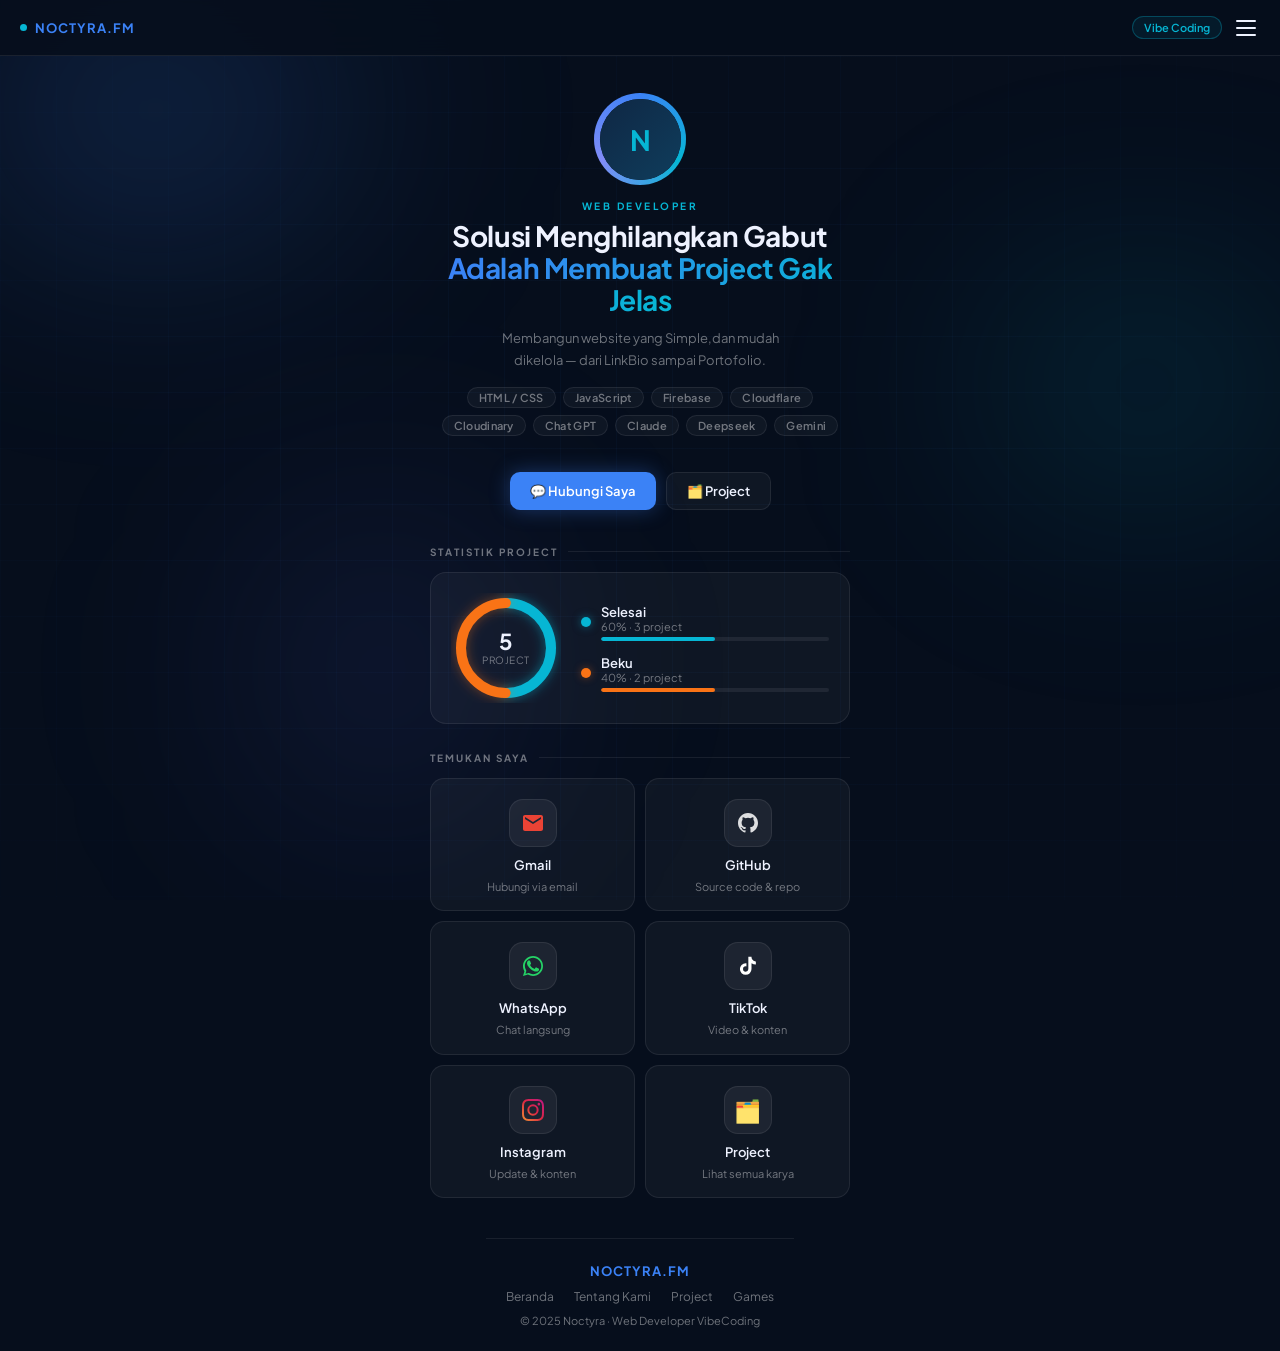
<file: index.html>
<!DOCTYPE html>
<html lang="id">
<head>
<meta charset="UTF-8">
<meta name="viewport" content="width=device-width, initial-scale=1.0">
<title>Noctyra — Web Developer</title>
<link rel="preconnect" href="https://fonts.googleapis.com">
<link href="https://fonts.googleapis.com/css2?family=Plus+Jakarta+Sans:wght@300;400;500;600;700&display=swap" rel="stylesheet">
<link rel="stylesheet" href="style.css">
</head>
<body>

<div class="aurora">
  <div class="al al1"></div>
  <div class="al al2"></div>
  <div class="al al3"></div>
</div>
<div class="grid-bg"></div>

<div id="navbar-placeholder"></div>
<div id="sidebar-placeholder"></div>

<main class="main">
  <div class="content">

    <div class="hero">
      <div class="avatar-wrap">
        <div class="avatar-ring"></div>
        <div class="avatar-bg"></div>
        <div class="avatar">N</div>
      </div>
      <p class="eyebrow">Web Developer</p>
      <h1 class="hero-name">Solusi Menghilangkan Gabut<br><span>Adalah Membuat Project Gak Jelas</span></h1>
      <p class="hero-bio">Membangun website yang Simple,dan mudah dikelola — dari LinkBio sampai Portofolio.</p>
      <div class="hero-tags">
        <span class="hero-tag">HTML / CSS</span>
        <span class="hero-tag">JavaScript</span>
        <span class="hero-tag">Firebase</span>
        <span class="hero-tag">Cloudflare</span>
        <span class="hero-tag">Cloudinary</span>
        <span class="hero-tag">Chat GPT</span>
        <span class="hero-tag">Claude</span>
        <span class="hero-tag">Deepseek</span>
        <span class="hero-tag">Gemini</span>
      </div>
    </div>

    <div class="cta-row">
      <a href="https://wa.me/+6285143590940" class="btn-primary">💬 Hubungi Saya</a>
      <a href="project.html" class="btn-outline">🗂️ Project</a>
    </div>

    <p class="sec-label" id="stats">Statistik Project</p>
    <div class="stats-card">
      <div class="donut-wrap">
        <svg class="donut-svg" viewBox="0 0 110 110">
          <circle class="donut-track" cx="55" cy="55" r="45"/>
          <circle class="donut-seg-done"   cx="55" cy="55" r="45" stroke-dasharray="141.4 282.8" stroke-dashoffset="0"/>
          <circle class="donut-seg-frozen" cx="55" cy="55" r="45" stroke-dasharray="141.4 282.8" stroke-dashoffset="-141.4"/>
        </svg>
        <div class="donut-center">
          <div class="donut-total">5</div>
          <div class="donut-sub">PROJECT</div>
        </div>
      </div>
      <div class="stats-legend">
        <div class="legend-item">
          <div class="legend-dot ld-done"></div>
          <div class="legend-info">
            <div class="legend-name">Selesai</div>
            <div class="legend-pct">60% · 3 project</div>
            <div class="legend-bar-wrap"><div class="legend-bar lb-done"></div></div>
          </div>
        </div>
        <div class="legend-item">
          <div class="legend-dot ld-frozen"></div>
          <div class="legend-info">
            <div class="legend-name">Beku</div>
            <div class="legend-pct">40% · 2 project</div>
            <div class="legend-bar-wrap"><div class="legend-bar lb-frozen"></div></div>
          </div>
        </div>
      </div>
    </div>

    <p class="sec-label" id="social">Temukan Saya</p>
    <div class="links-grid">
      <a href="mailto:beolpbg123@gmail.com" class="link-card lc-gmail">
        <div class="link-icon-box">
          <svg width="24" height="24" viewBox="0 0 24 24"><path fill="#EA4335" d="M20 4H4C2.9 4 2 4.9 2 6v12c0 1.1.9 2 2 2h16c1.1 0 2-.9 2-2V6c0-1.1-.9-2-2-2zm0 4-8 5-8-5V6l8 5 8-5v2z"/></svg>
        </div>
        <div class="link-label">Gmail</div>
        <div class="link-desc">Hubungi via email</div>
      </a>
      <a href="https://github.com/noctyrafm" class="link-card lc-github">
        <div class="link-icon-box">
          <svg width="24" height="24" viewBox="0 0 24 24" fill="rgba(255,255,255,.85)"><path d="M12 2C6.477 2 2 6.484 2 12.021c0 4.428 2.865 8.185 6.839 9.504.5.092.682-.217.682-.482 0-.237-.009-.868-.013-1.703-2.782.605-3.369-1.342-3.369-1.342-.454-1.155-1.11-1.463-1.11-1.463-.908-.62.069-.608.069-.608 1.003.07 1.531 1.031 1.531 1.031.892 1.53 2.341 1.088 2.91.832.091-.647.35-1.088.636-1.338-2.22-.253-4.555-1.113-4.555-4.951 0-1.093.39-1.988 1.029-2.688-.103-.253-.446-1.272.098-2.65 0 0 .84-.27 2.75 1.026A9.564 9.564 0 0 1 12 6.844a9.59 9.59 0 0 1 2.504.337c1.909-1.296 2.747-1.026 2.747-1.026.546 1.378.202 2.397.1 2.65.64.7 1.028 1.595 1.028 2.688 0 3.848-2.339 4.695-4.566 4.942.359.31.678.921.678 1.856 0 1.338-.012 2.419-.012 2.747 0 .267.18.578.688.48C19.138 20.203 22 16.447 22 12.021 22 6.484 17.522 2 12 2z"/></svg>
        </div>
        <div class="link-label">GitHub</div>
        <div class="link-desc">Source code & repo</div>
      </a>
      <a href="https://wa.me/+6285143590940" class="link-card lc-wa">
        <div class="link-icon-box">
          <svg width="24" height="24" viewBox="0 0 24 24" fill="#25D366"><path d="M17.472 14.382c-.297-.149-1.758-.867-2.03-.967-.273-.099-.471-.148-.67.15-.197.297-.767.966-.94 1.164-.173.199-.347.223-.644.075-.297-.15-1.255-.463-2.39-1.475-.883-.788-1.48-1.761-1.653-2.059-.173-.297-.018-.458.13-.606.134-.133.298-.347.446-.52.149-.174.198-.298.298-.497.099-.198.05-.371-.025-.52-.075-.149-.669-1.612-.916-2.207-.242-.579-.487-.5-.669-.51-.173-.008-.371-.01-.57-.01-.198 0-.52.074-.792.372-.272.297-1.04 1.016-1.04 2.479 0 1.462 1.065 2.875 1.213 3.074.149.198 2.096 3.2 5.077 4.487.709.306 1.262.489 1.694.625.712.227 1.36.195 1.871.118.571-.085 1.758-.719 2.006-1.413.248-.694.248-1.289.173-1.413-.074-.124-.272-.198-.57-.347z"/><path d="M12.05 2C6.495 2 2 6.495 2 12.05c0 1.895.525 3.666 1.436 5.18L2 22l4.907-1.406A10.018 10.018 0 0 0 12.05 22C17.605 22 22 17.505 22 11.95 22 6.495 17.605 2 12.05 2zm0 18.191a8.166 8.166 0 0 1-4.161-1.135l-.299-.178-3.092.887.887-3.005-.194-.309A8.167 8.167 0 0 1 3.85 12.05c0-4.52 3.68-8.2 8.2-8.2 4.52 0 8.2 3.68 8.2 8.2 0 4.52-3.68 8.2-8.2 8.2v-.059z"/></svg>
        </div>
        <div class="link-label">WhatsApp</div>
        <div class="link-desc">Chat langsung</div>
      </a>
      <a href="https://tiktok.com/@noctyra.fm" class="link-card lc-tiktok">
        <div class="link-icon-box">
          <svg width="22" height="22" viewBox="0 0 24 24" fill="white"><path d="M19.59 6.69a4.83 4.83 0 0 1-3.77-4.25V2h-3.45v13.67a2.89 2.89 0 0 1-2.88 2.5 2.89 2.89 0 0 1-2.89-2.89 2.89 2.89 0 0 1 2.89-2.89c.28 0 .54.04.79.1V9.01a6.28 6.28 0 0 0-.79-.05 6.34 6.34 0 0 0-6.34 6.34 6.34 6.34 0 0 0 6.34 6.34 6.34 6.34 0 0 0 6.33-6.34V8.95a8.16 8.16 0 0 0 4.77 1.52V7.04a4.85 4.85 0 0 1-1-.35z"/></svg>
        </div>
        <div class="link-label">TikTok</div>
        <div class="link-desc">Video & konten</div>
      </a>
      <a href="https://instagram.com/noctyra.fm" class="link-card lc-ig">
        <div class="link-icon-box">
          <svg width="22" height="22" viewBox="0 0 24 24"><defs><linearGradient id="ig" x1="0%" y1="100%" x2="100%" y2="0%"><stop offset="0%" stop-color="#f09433"/><stop offset="50%" stop-color="#dc2743"/><stop offset="100%" stop-color="#bc1888"/></linearGradient></defs><path fill="url(#ig)" d="M12 2.163c3.204 0 3.584.012 4.85.07 3.252.148 4.771 1.691 4.919 4.919.058 1.265.069 1.645.069 4.849 0 3.205-.012 3.584-.069 4.849-.149 3.225-1.664 4.771-4.919 4.919-1.266.058-1.644.07-4.85.07-3.204 0-3.584-.012-4.849-.07-3.26-.149-4.771-1.699-4.919-4.92-.058-1.265-.07-1.644-.07-4.849 0-3.204.013-3.583.07-4.849.149-3.227 1.664-4.771 4.919-4.919 1.266-.057 1.645-.069 4.849-.069zM12 0C8.741 0 8.333.014 7.053.072 2.695.272.273 2.69.073 7.052.014 8.333 0 8.741 0 12c0 3.259.014 3.668.072 4.948.2 4.358 2.618 6.78 6.98 6.98C8.333 23.986 8.741 24 12 24c3.259 0 3.668-.014 4.948-.072 4.354-.2 6.782-2.618 6.979-6.98.059-1.28.073-1.689.073-4.948 0-3.259-.014-3.667-.072-4.947-.196-4.354-2.617-6.78-6.979-6.98C15.668.014 15.259 0 12 0zm0 5.838a6.162 6.162 0 1 0 0 12.324 6.162 6.162 0 0 0 0-12.324zM12 16a4 4 0 1 1 0-8 4 4 0 0 1 0 8zm6.406-11.845a1.44 1.44 0 1 0 0 2.881 1.44 1.44 0 0 0 0-2.881z"/></svg>
        </div>
        <div class="link-label">Instagram</div>
        <div class="link-desc">Update & konten</div>
      </a>
      <a href="project.html" class="link-card lc-project">
        <div class="link-icon-box">🗂️</div>
        <div class="link-label">Project</div>
        <div class="link-desc">Lihat semua karya</div>
      </a>
    </div>

  </div>
  <div id="footer-placeholder"></div>
</main>

<script src="script.js"></script>
</body>
</html>
</file>
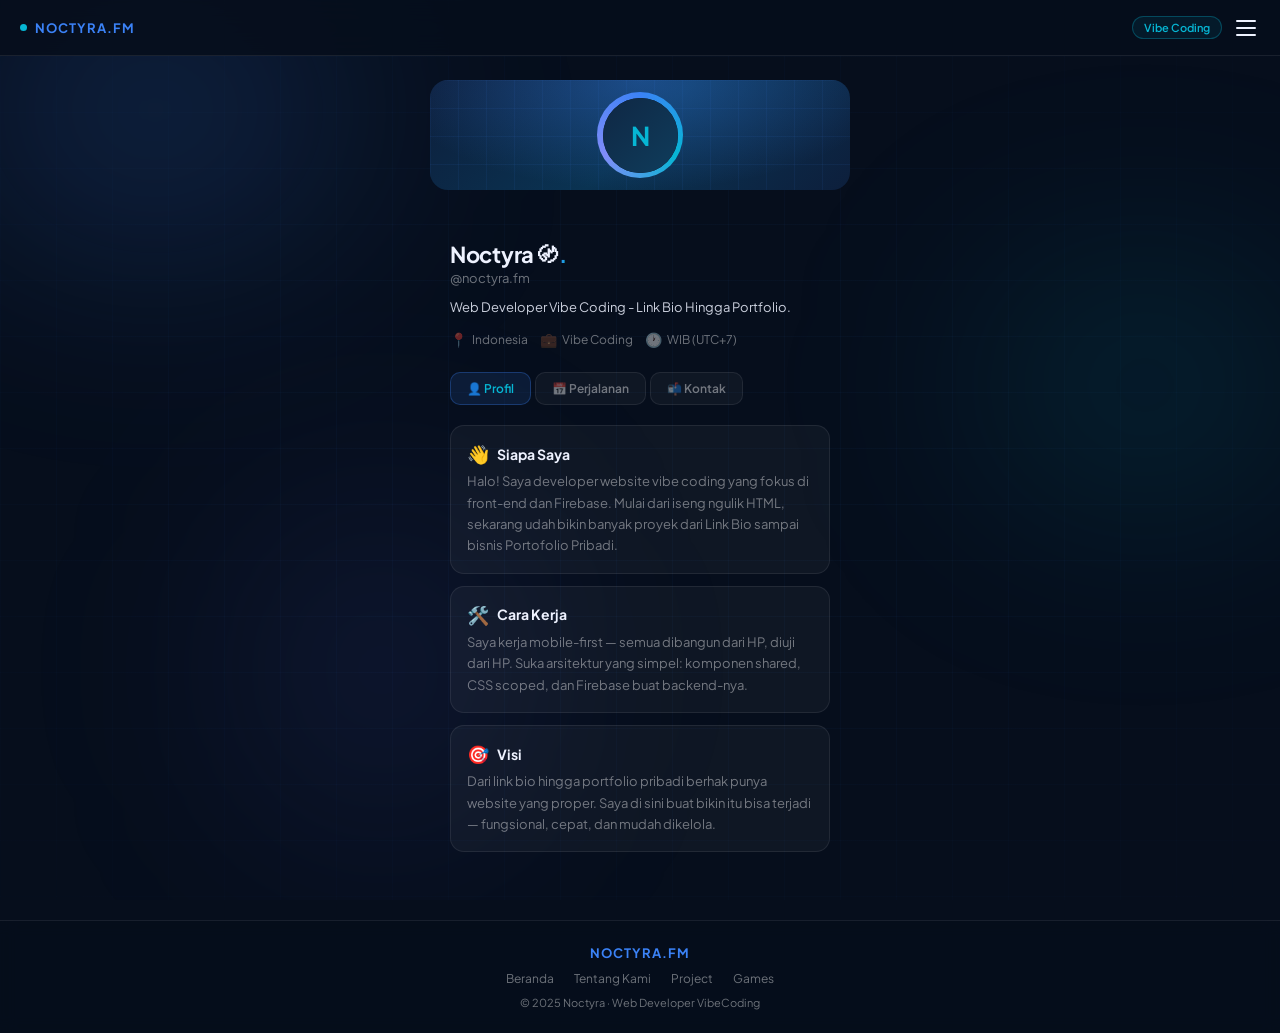
<file: aboutme.html>
<!DOCTYPE html>
<html lang="id">
<head>
<meta charset="UTF-8">
<meta name="viewport" content="width=device-width, initial-scale=1.0">
<title>About Me — Noctyra</title>
<link rel="preconnect" href="https://fonts.googleapis.com">
<link href="https://fonts.googleapis.com/css2?family=Plus+Jakarta+Sans:wght@300;400;500;600;700&display=swap" rel="stylesheet">
<style>
*, *::before, *::after { margin: 0; padding: 0; box-sizing: border-box; }

:root {
  --bg: #060e1c;
  --nav-bg: rgba(6,14,28,0.88);
  --surface: rgba(255,255,255,0.04);
  --surface-hover: rgba(255,255,255,0.07);
  --border: rgba(255,255,255,0.08);
  --border-accent: rgba(59,130,246,0.35);
  --text: #eef2ff;
  --muted: rgba(255,255,255,0.42);
  --accent: #3b82f6;
  --accent2: #06b6d4;
  --sidebar-w: 230px;
}

html { scroll-behavior: smooth; }
body { font-family: 'Plus Jakarta Sans', sans-serif; background: var(--bg); color: var(--text); min-height: 100dvh; display: flex; flex-direction: column; }

/* AURORA */
.aurora { position: fixed; inset: 0; z-index: 0; pointer-events: none; overflow: hidden; }
.al { position: absolute; border-radius: 50%; filter: blur(110px); mix-blend-mode: screen; }
.al1 { width:550px;height:380px;background:radial-gradient(ellipse,rgba(59,130,246,.3) 0%,transparent 70%);top:-80px;left:-120px;animation:af1 13s ease-in-out infinite; }
.al2 { width:450px;height:320px;background:radial-gradient(ellipse,rgba(6,182,212,.22) 0%,transparent 70%);top:25%;right:-90px;animation:af2 16s ease-in-out infinite; }
.al3 { width:380px;height:460px;background:radial-gradient(ellipse,rgba(99,102,241,.18) 0%,transparent 70%);bottom:0;left:15%;animation:af3 19s ease-in-out infinite; }
@keyframes af1 { 0%,100%{transform:translate(0,0) scale(1)} 50%{transform:translate(35px,-25px) scale(1.07)} }
@keyframes af2 { 0%,100%{transform:translate(0,0) scale(1)} 50%{transform:translate(-28px,38px) scale(.95)} }
@keyframes af3 { 0%,100%{transform:translate(0,0) scale(1)} 50%{transform:translate(18px,-35px) scale(1.05)} }

.grid-bg {
  position: fixed; inset: 0; z-index: 0; pointer-events: none;
  background-image: linear-gradient(rgba(59,130,246,.04) 1px,transparent 1px), linear-gradient(90deg,rgba(59,130,246,.04) 1px,transparent 1px);
  background-size: 56px 56px;
  mask-image: radial-gradient(ellipse 80% 80% at 50% 50%,black 30%,transparent 100%);
}

/* NAVBAR */
.navbar {
  position: fixed; top:0; left:0; right:0; z-index:100; height:56px;
  background: var(--nav-bg); backdrop-filter: blur(16px); -webkit-backdrop-filter: blur(16px);
  border-bottom: 1px solid var(--border);
  display: flex; align-items: center; justify-content: space-between; padding: 0 20px;
}
.nav-logo { display:flex;align-items:center;gap:8px;font-size:13px;font-weight:700;letter-spacing:1px;text-transform:uppercase;color:var(--accent);text-decoration:none; }
.nav-logo-dot { width:7px;height:7px;border-radius:50%;background:var(--accent2);animation:pulse 2s infinite; }
.nav-right { display:flex;align-items:center;gap:10px; }
.nav-badge { font-size:11px;font-weight:600;padding:4px 11px;border-radius:99px;border:1px solid rgba(6,182,212,.3);color:var(--accent2);background:rgba(6,182,212,.08); }
.hamburger { display:flex;flex-direction:column;gap:5px;cursor:pointer;padding:4px;background:none;border:none; }
.hamburger span { display:block;width:20px;height:2px;background:var(--text);border-radius:2px;transition:all .3s ease; }
.hamburger.open span:nth-child(1) { transform:rotate(45deg) translate(5px,5px); }
.hamburger.open span:nth-child(2) { opacity:0;transform:scaleX(0); }
.hamburger.open span:nth-child(3) { transform:rotate(-45deg) translate(5px,-5px); }

/* SIDEBAR (style untuk elemen yang akan di-load) */
.sidebar-overlay { position:fixed;inset:0;z-index:90;background:rgba(0,0,0,.6);opacity:0;pointer-events:none;transition:opacity .3s;backdrop-filter:blur(3px); }
.sidebar-overlay.show { opacity:1;pointer-events:all; }
.sidebar { position:fixed;top:56px;right:0;bottom:0;width:var(--sidebar-w);z-index:95;background:rgba(6,14,30,.98);border-left:1px solid var(--border);padding:20px 14px 30px;display:flex;flex-direction:column;transform:translateX(100%);transition:transform .3s cubic-bezier(.4,0,.2,1);overflow-y:auto; }
.sidebar.open { transform:translateX(0); }
.sidebar-section-title { font-size:10px;font-weight:700;letter-spacing:2px;text-transform:uppercase;color:var(--muted);padding:0 10px;margin-bottom:8px;margin-top:4px; }
.sidebar-nav { display:flex;flex-direction:column;gap:4px;margin-bottom:12px; }
.sidebar-link { display:flex;align-items:center;gap:12px;padding:11px 12px;border-radius:10px;text-decoration:none;color:var(--muted);font-size:13px;font-weight:500;transition:all .2s;position:relative; }
.sidebar-link:hover { background:var(--surface-hover);color:var(--text); }
.sidebar-link.active { background:rgba(59,130,246,.1);color:var(--accent2);border:1px solid rgba(59,130,246,.15); }
.sidebar-link.active::before { content:'';position:absolute;left:0;top:20%;bottom:20%;width:3px;border-radius:99px;background:var(--accent2); }
.sidebar-icon { font-size:17px;width:22px;text-align:center;flex-shrink:0; }
.sidebar-sep { height:1px;background:var(--border);margin:8px 0; }
.sidebar-footer { margin-top:auto;padding-top:20px;border-top:1px solid var(--border); }
.sidebar-footer-text { font-size:11px;color:var(--muted);text-align:center;line-height:1.6; }
.sidebar-footer-text span { color:var(--accent2);font-weight:600; }

/* MAIN */
.main { position:relative;z-index:1;padding-top:56px;min-height:100dvh;display:flex;flex-direction:column;align-items:center; flex: 1; }
.content { width:100%;max-width:460px;padding:24px 20px 0;flex:1; }

/* BANNER */
.banner { width:100%;height:110px;background:linear-gradient(135deg,#0d1f3c,#0a3352,#0d1f3c);border-radius:18px;position:relative;margin-bottom:50px;overflow:hidden;animation:fadeUp .4s ease both; }
.banner-glow { position:absolute;inset:0;background:radial-gradient(ellipse 60% 100% at 50% 0%,rgba(59,130,246,.35),transparent); }
.banner-grid { position:absolute;inset:0;background-image:linear-gradient(rgba(59,130,246,.07) 1px,transparent 1px),linear-gradient(90deg,rgba(59,130,246,.07) 1px,transparent 1px);background-size:28px 28px; }

/* Avatar di tengah-tengah banner (horizontal & vertikal) */
.profile-pic-wrap {
  position: absolute;
  top: 50%;
  left: 50%;
  transform: translate(-50%, -50%);
  width: 80px;
  height: 80px;
  z-index: 5;
}
.profile-ring {
  position: absolute;
  inset: -3px;
  border-radius: 50%;
  background: conic-gradient(from 0deg, var(--accent), var(--accent2), #818cf8, var(--accent));
  animation: spin 4s linear infinite;
}
.profile-bg {
  position: absolute;
  inset: 0;
  margin: 2.5px;
  border-radius: 50%;
  background: var(--bg);
  z-index: 1;
}
.profile-avatar {
  position: absolute;
  inset: 0;
  margin: 2.5px;
  z-index: 2;
  border-radius: 50%;
  background: linear-gradient(135deg, #0f2744, #0f3d5c);
  display: flex;
  align-items: center;
  justify-content: center;
  font-size: 26px;
  font-weight: 700;
  color: var(--accent2);
}

/* PROFILE INFO */
.profile-info { padding:0 20px;margin-bottom:24px;animation:fadeUp .4s .1s ease both; }
.profile-name { font-size:22px;font-weight:700;letter-spacing:-.3px;margin-bottom:2px; }
.profile-name span { background:linear-gradient(90deg,var(--accent),var(--accent2));-webkit-background-clip:text;-webkit-text-fill-color:transparent;background-clip:text; }
.profile-handle { font-size:13px;color:var(--muted);margin-bottom:10px; }
.profile-bio { font-size:13px;color:var(--text);line-height:1.7;margin-bottom:12px;opacity:.85; }
.profile-meta { display:flex;flex-wrap:wrap;gap:12px; }
.meta-item { display:flex;align-items:center;gap:5px;font-size:12px;color:var(--muted); }
.meta-item span { font-size:14px; }

/* TABS */
.tabs { display:flex;gap:4px;padding:0 20px;margin-bottom:20px;animation:fadeUp .4s .15s ease both;overflow-x:auto;scrollbar-width:none; }
.tabs::-webkit-scrollbar { display:none; }
.tab-btn { flex-shrink:0;padding:8px 16px;border-radius:10px;font-size:12px;font-weight:600;border:1px solid var(--border);background:var(--surface);color:var(--muted);cursor:pointer;transition:all .2s;font-family:inherit; }
.tab-btn.active { background:rgba(59,130,246,.12);border-color:rgba(59,130,246,.3);color:var(--accent2); }
.tab-panel { display:none;padding:0 20px; }
.tab-panel.active { display:block; }

/* CARDS */
.card { background:var(--surface);border:1px solid var(--border);border-radius:14px;padding:16px;margin-bottom:12px;animation:fadeUp .35s ease both;transition:border-color .2s; }
.card:hover { border-color:var(--border-accent); }
.card-title { font-size:14px;font-weight:700;margin-bottom:6px;display:flex;align-items:center;gap:8px; }
.card-title span { font-size:18px; }
.card-text { font-size:13px;color:var(--muted);line-height:1.65; }

/* TIMELINE */
.timeline { position:relative;padding-left:20px; }
.timeline::before { content:'';position:absolute;left:6px;top:6px;bottom:0;width:1px;background:var(--border); }
.timeline-item { position:relative;margin-bottom:20px;animation:fadeUp .35s ease both; }
.timeline-dot { position:absolute;left:-17px;top:4px;width:8px;height:8px;border-radius:50%;background:var(--accent2);box-shadow:0 0 8px rgba(6,182,212,.5); }
.timeline-title { font-size:14px;font-weight:700;margin-bottom:2px; }
.timeline-sub { font-size:12px;color:var(--accent2);margin-bottom:4px;font-weight:600; }
.timeline-desc { font-size:12px;color:var(--muted);line-height:1.6; }
.timeline-date { font-size:11px;color:var(--muted);margin-top:4px; }

/* CONTACT */
.contact-list { display:flex;flex-direction:column;gap:10px; }
.contact-item { display:flex;align-items:center;gap:12px;background:var(--surface);border:1px solid var(--border);border-radius:12px;padding:12px 14px;text-decoration:none;color:var(--text);transition:all .2s;animation:fadeUp .35s ease both; }
.contact-item:hover { border-color:var(--border-accent);background:var(--surface-hover);transform:translateX(4px); }
.contact-icon { width:36px;height:36px;border-radius:10px;display:flex;align-items:center;justify-content:center;font-size:18px;flex-shrink:0;background:rgba(255,255,255,.06);border:1px solid var(--border); }
.contact-info { flex:1; }
.contact-label { font-size:13px;font-weight:600; }
.contact-val { font-size:11px;color:var(--muted); }
.contact-arrow { font-size:14px;color:var(--muted);transition:transform .2s,color .2s; }
.contact-item:hover .contact-arrow { transform:translateX(3px);color:var(--accent); }

/* FOOTER */
.footer { position:relative;z-index:1;width:100%;border-top:1px solid var(--border);padding:24px 20px;display:flex;flex-direction:column;align-items:center;gap:10px; background: rgba(6,14,28,0.6); backdrop-filter: blur(8px); margin-top: 20px; }
.footer-logo { font-size:13px;font-weight:700;letter-spacing:1px;text-transform:uppercase;color:var(--accent); }
.footer-links { display:flex;gap:20px;flex-wrap:wrap;justify-content:center; }
.footer-links a { font-size:12px;color:var(--muted);text-decoration:none;transition:color .2s; }
.footer-links a:hover { color:var(--text); }
.footer-copy { font-size:11px;color:var(--muted); }

.mb-40 { margin-bottom:40px; }

@keyframes fadeUp  { from{opacity:0;transform:translateY(18px)} to{opacity:1;transform:translateY(0)} }
@keyframes spin    { to{transform:rotate(360deg)} }
@keyframes pulse   { 0%,100%{opacity:1;transform:scale(1)} 50%{opacity:.6;transform:scale(.82)} }
</style>
</head>
<body>

<div class="aurora">
  <div class="al al1"></div>
  <div class="al al2"></div>
  <div class="al al3"></div>
</div>
<div class="grid-bg"></div>

<!-- Placeholder untuk navbar dan sidebar -->
<div id="navbar-placeholder"></div>
<div id="sidebar-placeholder"></div>

<!-- Fallback navbar (ditampilkan jika fetch navbar.html gagal) -->
<nav class="navbar" id="navbar-fallback" style="display:none">
  <a href="index.html" class="nav-logo"><div class="nav-logo-dot"></div>Noctyra.fm</a>
  <div class="nav-right">
    <span class="nav-badge">Vibe Coding</span>
    <button class="hamburger" id="hamburger-fallback" onclick="toggleSidebar()"><span></span><span></span><span></span></button>
  </div>
</nav>

<main class="main">
  <div class="content">

    <div class="banner">
      <div class="banner-glow"></div>
      <div class="banner-grid"></div>
      <div class="profile-pic-wrap">
        <div class="profile-ring"></div>
        <div class="profile-bg"></div>
        <div class="profile-avatar">N</div>
      </div>
    </div>

    <div class="profile-info">
      <div class="profile-name">Noctyra 〄<span>.</span></div>
      <div class="profile-handle">@noctyra.fm</div>
      <div class="profile-bio">Web Developer Vibe Coding - Link Bio Hingga Portfolio.</div>
      <div class="profile-meta">
        <div class="meta-item"><span>📍</span> Indonesia</div>
        <div class="meta-item"><span>💼</span> Vibe Coding</div>
        <div class="meta-item"><span>🕐</span> WIB (UTC+7)</div>
      </div>
    </div>

    <div class="tabs">
      <button class="tab-btn active" onclick="switchTab(this,'profil')">👤 Profil</button>
      <button class="tab-btn" onclick="switchTab(this,'perjalanan')">📅 Perjalanan</button>
      <button class="tab-btn" onclick="switchTab(this,'kontak')">📬 Kontak</button>
    </div>

    <div class="tab-panel active mb-40" id="panel-profil">
      <div class="card">
        <div class="card-title"><span>👋</span> Siapa Saya</div>
        <div class="card-text">Halo! Saya developer website vibe coding yang fokus di front-end dan Firebase. Mulai dari iseng ngulik HTML, sekarang udah bikin banyak proyek dari Link Bio sampai bisnis Portofolio Pribadi.</div>
      </div>
      <div class="card">
        <div class="card-title"><span>🛠️</span> Cara Kerja</div>
        <div class="card-text">Saya kerja mobile-first — semua dibangun dari HP, diuji dari HP. Suka arsitektur yang simpel: komponen shared, CSS scoped, dan Firebase buat backend-nya.</div>
      </div>
      <div class="card">
        <div class="card-title"><span>🎯</span> Visi</div>
        <div class="card-text">Dari link bio hingga portfolio pribadi berhak punya website yang proper. Saya di sini buat bikin itu bisa terjadi — fungsional, cepat, dan mudah dikelola.</div>
      </div>
    </div>

    <div class="tab-panel mb-40" id="panel-perjalanan">
      <div class="timeline">
        <div class="timeline-item">
          <div class="timeline-dot"></div>
          <div class="timeline-title">Portofolio 1</div>
          <div class="timeline-sub">Web Developer</div>
          <div class="timeline-desc">Portofolio yang berisi biodata,gallery,music</div>
          <div class="timeline-date">📅 2026 - Sekarang</div>
        </div>
        <div class="timeline-item">
          <div class="timeline-dot"></div>
          <div class="timeline-title">Link Bio</div>
          <div class="timeline-sub">Web Developer</div>
          <div class="timeline-desc">Link bio social media</div>
          <div class="timeline-date">📅 2026</div>
        </div>
        <div class="timeline-item">
          <div class="timeline-dot"></div>
          <div class="timeline-title">Games +</div>
          <div class="timeline-sub">Solo Developer</div>
          <div class="timeline-desc">Membuat game simple</div>
          <div class="timeline-date">📅 2025</div>
        </div>
      </div>
    </div>

    <div class="tab-panel mb-40" id="panel-kontak">
      <div class="contact-list">
        <a href="mailto:beolpbg123@gmail.com" class="contact-item">
          <div class="contact-icon">📧</div>
          <div class="contact-info"><div class="contact-label">Gmail</div><div class="contact-val">beolpbg123@gmail.com</div></div>
          <span class="contact-arrow">→</span>
        </a>
        <a href="https://wa.me/+6285143590940" class="contact-item">
          <div class="contact-icon">💬</div>
          <div class="contact-info"><div class="contact-label">WhatsApp</div><div class="contact-val">Chat langsung</div></div>
          <span class="contact-arrow">→</span>
        </a>
        <a href="https://github.com/noctyrafm" class="contact-item">
          <div class="contact-icon"><svg width="18" height="18" viewBox="0 0 24 24" fill="rgba(255,255,255,.7)"><path d="M12 2C6.477 2 2 6.484 2 12.021c0 4.428 2.865 8.185 6.839 9.504.5.092.682-.217.682-.482 0-.237-.009-.868-.013-1.703-2.782.605-3.369-1.342-3.369-1.342-.454-1.155-1.11-1.463-1.11-1.463-.908-.62.069-.608.069-.608 1.003.07 1.531 1.031 1.531 1.031.892 1.53 2.341 1.088 2.91.832.091-.647.35-1.088.636-1.338-2.22-.253-4.555-1.113-4.555-4.951 0-1.093.39-1.988 1.029-2.688-.103-.253-.446-1.272.098-2.65 0 0 .84-.27 2.75 1.026A9.564 9.564 0 0 1 12 6.844a9.59 9.59 0 0 1 2.504.337c1.909-1.296 2.747-1.026 2.747-1.026.546 1.378.202 2.397.1 2.65.64.7 1.028 1.595 1.028 2.688 0 3.848-2.339 4.695-4.566 4.942.359.31.678.921.678 1.856 0 1.338-.012 2.419-.012 2.747 0 .267.18.578.688.48C19.138 20.203 22 16.447 22 12.021 22 6.484 17.522 2 12 2z"/></svg></div>
          <div class="contact-info"><div class="contact-label">GitHub</div><div class="contact-val">@noctyrafm</div></div>
          <span class="contact-arrow">→</span>
        </a>
        <a href="https://instagram.com/noctyra.fm" class="contact-item">
          <div class="contact-icon">📷</div>
          <div class="contact-info"><div class="contact-label">Instagram</div><div class="contact-val">@noctyra.fm</div></div>
          <span class="contact-arrow">→</span>
        </a>
        <a href="https://tiktok.com/@noctyra.fm" class="contact-item">
          <div class="contact-icon">🎵</div>
          <div class="contact-info"><div class="contact-label">TikTok</div><div class="contact-val">@noctyra.fm</div></div>
          <span class="contact-arrow">→</span>
        </a>
      </div>
    </div>

  </div>
  <!-- Konten utama selesai, footer akan diletakkan di sini setelah main ditutup? Tidak, kita letakkan setelah main, di bawah -->
</main>

<!-- Placeholder Footer - DILETAKKAN SETELAH MAIN (bukan di atas) -->
<div id="footer-placeholder"></div>

<script>
// Fungsi global untuk toggle & close sidebar
function toggleSidebar() {
  const s = document.getElementById('sidebar');
  const o = document.getElementById('overlay');
  const b = document.querySelector('.hamburger');
  if (!s || !o) return;
  const open = s.classList.toggle('open');
  o.classList.toggle('show', open);
  if (b) b.classList.toggle('open', open);
}
function closeSidebar() {
  const s = document.getElementById('sidebar');
  const o = document.getElementById('overlay');
  const b = document.querySelector('.hamburger');
  if (s) s.classList.remove('open');
  if (o) o.classList.remove('show');
  if (b) b.classList.remove('open');
}

function switchTab(el, id) {
  document.querySelectorAll('.tab-btn').forEach(b => b.classList.remove('active'));
  document.querySelectorAll('.tab-panel').forEach(p => p.classList.remove('active'));
  el.classList.add('active');
  document.getElementById('panel-' + id).classList.add('active');
}

// Load navbar
fetch('navbar.html')
  .then(r => r.text())
  .then(html => {
    document.getElementById('navbar-placeholder').innerHTML = html;
    const hamburger = document.querySelector('.hamburger');
    if (hamburger && !hamburger.getAttribute('data-listener')) {
      hamburger.setAttribute('data-listener', 'true');
      hamburger.onclick = toggleSidebar;
    }
  })
  .catch(() => {
    document.getElementById('navbar-fallback').style.display = 'flex';
    const fbHamburger = document.getElementById('hamburger-fallback');
    if (fbHamburger) fbHamburger.onclick = toggleSidebar;
  });

// Load sidebar
fetch('sidebar.html')
  .then(r => r.text())
  .then(html => {
    document.getElementById('sidebar-placeholder').innerHTML = html;
    const currentPage = window.location.pathname.split('/').pop() || 'aboutme.html';
    document.querySelectorAll('.sidebar-link').forEach(link => {
      const href = link.getAttribute('href');
      if (href === currentPage) {
        link.classList.add('active');
      } else {
        link.classList.remove('active');
      }
    });
    const overlay = document.getElementById('overlay');
    if (overlay) overlay.onclick = closeSidebar;
  })
  .catch(() => {
    // Fallback sidebar jika file tidak ada
    const fallbackSidebar = `
      <div class="sidebar-overlay" id="overlay" onclick="closeSidebar()"></div>
      <aside class="sidebar" id="sidebar">
        <p class="sidebar-section-title">Menu</p>
        <nav class="sidebar-nav">
          <a href="index.html" class="sidebar-link"><span class="sidebar-icon">🏠</span> Beranda</a>
          <a href="aboutme.html" class="sidebar-link active"><span class="sidebar-icon">👤</span> Tentang Kami</a>
          <a href="project.html" class="sidebar-link"><span class="sidebar-icon">🗂️</span> Project</a>
          <a href="#games" class="sidebar-link"><span class="sidebar-icon">🎮</span> Games</a>
        </nav>
        <div class="sidebar-sep"></div>
        <div class="sidebar-footer">
          <p class="sidebar-footer-text">© 2025 <span>Noctyra.fm</span><br>Web Developer Indonesia</p>
        </div>
      </aside>
    `;
    document.getElementById('sidebar-placeholder').innerHTML = fallbackSidebar;
    const overlay = document.getElementById('overlay');
    if (overlay) overlay.onclick = closeSidebar;
  });

// Load footer (sekarang ditempatkan setelah main, jadi footer akan berada di bawah)
fetch('footer.html')
  .then(r => r.text())
  .then(html => {
    document.getElementById('footer-placeholder').innerHTML = html;
  })
  .catch(() => {
    // Fallback footer
    const fallbackFooter = `
      <footer class="footer">
        <div class="footer-logo">Noctyra.fm</div>
        <div class="footer-links">
          <a href="index.html">Beranda</a>
          <a href="aboutme.html">Tentang Kami</a>
          <a href="project.html">Project</a>
        </div>
        <div class="footer-copy">© 2026 Noctyra · Web Developer Vibe Coding</div>
      </footer>
    `;
    document.getElementById('footer-placeholder').innerHTML = fallbackFooter;
  });
</script>
</body>
</html>
</file>
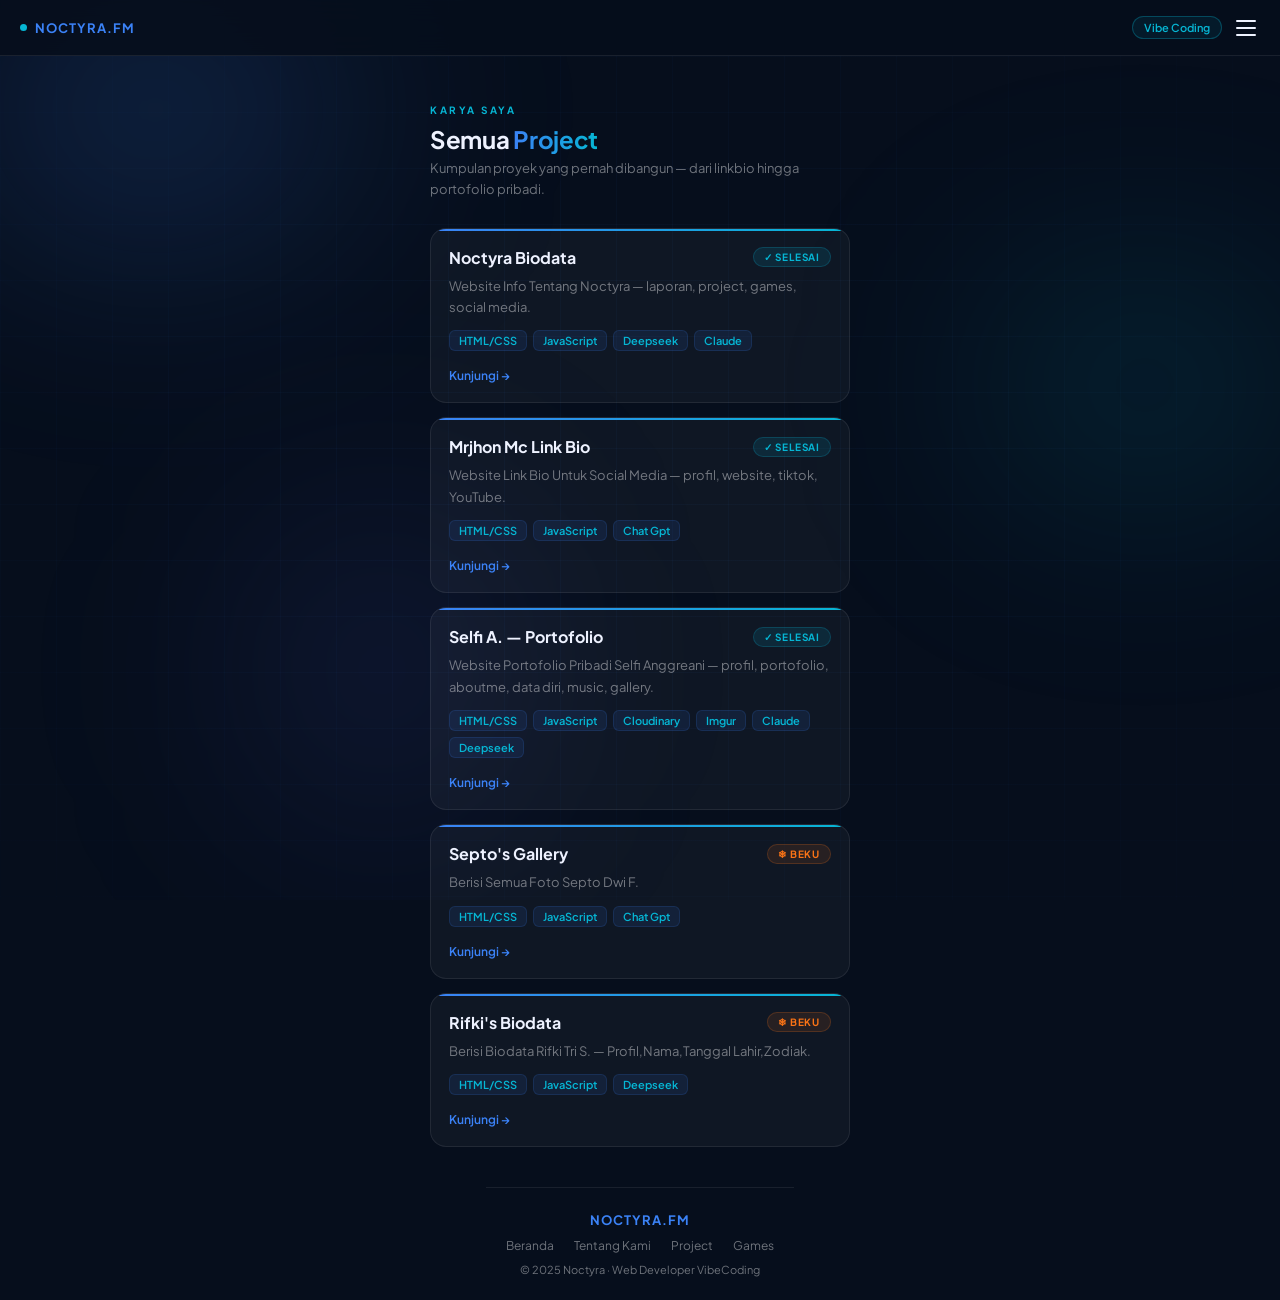
<file: project.html>
<!DOCTYPE html>
<html lang="id">
<head>
<meta charset="UTF-8">
<meta name="viewport" content="width=device-width, initial-scale=1.0">
<title>Project — Noctyra.fm</title>
<link rel="preconnect" href="https://fonts.googleapis.com">
<link href="https://fonts.googleapis.com/css2?family=Plus+Jakarta+Sans:wght@300;400;500;600;700&display=swap" rel="stylesheet">
<link rel="stylesheet" href="style.css">
<style>
.project-grid {
  display: flex; flex-direction: column; gap: 14px;
  margin-bottom: 40px;
}
.project-card {
  background: var(--surface);
  border: 1px solid var(--border);
  border-radius: 16px; padding: 18px;
  animation: fadeUp .4s ease both;
  transition: border-color .2s, box-shadow .2s;
  position: relative; overflow: hidden;
}
.project-card::before {
  content: ''; position: absolute;
  top: 0; left: 0; right: 0; height: 2px;
  background: linear-gradient(90deg, var(--accent), var(--accent2));
}
.project-card:hover {
  border-color: var(--border-accent);
  box-shadow: 0 8px 32px rgba(59,130,246,.1);
}
.project-card:nth-child(1) { animation-delay: .1s; }
.project-card:nth-child(2) { animation-delay: .18s; }
.project-card:nth-child(3) { animation-delay: .26s; }
.project-card:nth-child(4) { animation-delay: .34s; }

.proj-top {
  display: flex; align-items: center;
  justify-content: space-between; margin-bottom: 8px;
}
.proj-title { font-size: 16px; font-weight: 700; }
.proj-status {
  font-size: 10px; font-weight: 700; letter-spacing: .8px;
  text-transform: uppercase; padding: 3px 10px;
  border-radius: 99px;
}
.status-done   { background: rgba(6,182,212,.12); color: var(--accent2); border: 1px solid rgba(6,182,212,.2); }
.status-frozen { background: rgba(249,115,22,.1);  color: var(--orange);  border: 1px solid rgba(249,115,22,.2); }

.proj-desc {
  font-size: 13px; color: var(--muted); line-height: 1.65; margin-bottom: 12px;
}
.proj-stack { display: flex; gap: 6px; flex-wrap: wrap; margin-bottom: 12px; }
.proj-tag {
  font-size: 11px; font-weight: 600; padding: 3px 9px; border-radius: 6px;
  background: rgba(59,130,246,.1); color: var(--accent2);
  border: 1px solid rgba(59,130,246,.15);
}
.proj-link {
  font-size: 12px; font-weight: 600; color: var(--accent);
  text-decoration: none; display: inline-flex; align-items: center;
  gap: 5px; transition: gap .2s;
}
.proj-link:hover { gap: 9px; }

.page-title {
  font-size: 24px; font-weight: 700; letter-spacing: -.3px;
  margin-bottom: 4px;
}
.page-sub {
  font-size: 13px; color: var(--muted); margin-bottom: 28px; line-height: 1.6;
}
</style>
</head>
<body>

<div class="aurora">
  <div class="al al1"></div>
  <div class="al al2"></div>
  <div class="al al3"></div>
</div>
<div class="grid-bg"></div>

<div id="navbar-placeholder"></div>
<div id="sidebar-placeholder"></div>

<main class="main">
  <div class="content">

    <div style="animation: fadeUp .5s ease both; margin-bottom: 28px; margin-top: 8px;">
      <p class="eyebrow">Karya Saya</p>
      <h1 class="page-title">Semua <span style="background:linear-gradient(90deg,var(--accent),var(--accent2));-webkit-background-clip:text;-webkit-text-fill-color:transparent;background-clip:text;">Project</span></h1>
      <p class="page-sub">Kumpulan proyek yang pernah dibangun — dari linkbio hingga portofolio pribadi.</p>
    </div>

    <div class="project-grid">

      <div class="project-card">
        <div class="proj-top">
          <div class="proj-title">Noctyra Biodata</div>
          <span class="proj-status status-done">✓ Selesai</span>
        </div>
        <p class="proj-desc">Website Info Tentang Noctyra — laporan, project, games, social media.</p>
        <div class="proj-stack">
          <span class="proj-tag">HTML/CSS</span>
          <span class="proj-tag">JavaScript</span>
          <span class="proj-tag">Deepseek</span>
          <span class="proj-tag">Claude</span>
        </div>
        <a href="https://dash.myself.web.id/" class="proj-link">Kunjungi →</a>
      </div>

      <div class="project-card">
        <div class="proj-top">
          <div class="proj-title">Mrjhon Mc Link Bio</div>
          <span class="proj-status status-done">✓ Selesai</span>
        </div>
        <p class="proj-desc">Website Link Bio Untuk Social Media — profil, website, tiktok, YouTube.</p>
        <div class="proj-stack">
          <span class="proj-tag">HTML/CSS</span>
          <span class="proj-tag">JavaScript</span>
          <span class="proj-tag">Chat Gpt</span>
        </div>
        <a href="https://bio.mrjhonmc.web.id/" class="proj-link">Kunjungi →</a>
      </div>

      <div class="project-card">
        <div class="proj-top">
          <div class="proj-title">Selfi A. — Portofolio</div>
          <span class="proj-status status-done">✓ Selesai</span>
        </div>
        <p class="proj-desc">Website Portofolio Pribadi Selfi Anggreani — profil, portofolio, aboutme, data diri, music, gallery.</p>
        <div class="proj-stack">
          <span class="proj-tag">HTML/CSS</span>
          <span class="proj-tag">JavaScript</span>
          <span class="proj-tag">Cloudinary</span>
          <span class="proj-tag">Imgur</span>
          <span class="proj-tag">Claude</span>
          <span class="proj-tag">Deepseek</span>
        </div>
        <a href="https://myself.web.id/" class="proj-link">Kunjungi →</a>
            </div>

      <div class="project-card">
        <div class="proj-top">
          <div class="proj-title">Septo's Gallery</div>
          <span class="proj-status status-frozen">❄ Beku</span>
        </div>
        <p class="proj-desc">Berisi Semua Foto Septo Dwi F.</p>
        <div class="proj-stack">
          <span class="proj-tag">HTML/CSS</span>
          <span class="proj-tag">JavaScript</span>
          <span class="proj-tag">Chat Gpt</span>
        </div>
        <a href="https://septo.myself.web.id/" class="proj-link">Kunjungi →</a>
      </div>

      <div class="project-card">
        <div class="proj-top">
          <div class="proj-title">Rifki's Biodata</div>
          <span class="proj-status status-frozen">❄ Beku</span>
        </div>
        <p class="proj-desc">Berisi Biodata Rifki Tri S. — Profil,Nama,Tanggal Lahir,Zodiak.</p>
        <div class="proj-stack">
          <span class="proj-tag">HTML/CSS</span>
          <span class="proj-tag">JavaScript</span>
          <span class="proj-tag">Deepseek</span>
        </div>
        <a href="https://rifki.myself.web.id" class="proj-link">Kunjungi →</a>
      </div>

    </div>
  </div>
  <div id="footer-placeholder"></div>
</main>

<script src="script.js"></script>
</body>
</html>
</file>
<file: style.css>
/* ══════════════════════════════
   RESET & VARIABLES
══════════════════════════════ */
*, *::before, *::after { margin: 0; padding: 0; box-sizing: border-box; }

:root {
  --bg: #060e1c;
  --nav-bg: rgba(6,14,28,0.88);
  --surface: rgba(255,255,255,0.04);
  --surface-hover: rgba(255,255,255,0.07);
  --border: rgba(255,255,255,0.08);
  --border-accent: rgba(59,130,246,0.35);
  --text: #eef2ff;
  --muted: rgba(255,255,255,0.42);
  --accent: #3b82f6;
  --accent2: #06b6d4;
  --green: #22c55e;
  --orange: #f97316;
  --sidebar-w: 230px;
}

html { scroll-behavior: smooth; }

body {
  font-family: 'Plus Jakarta Sans', sans-serif;
  background: var(--bg);
  color: var(--text);
  min-height: 100dvh;
}

/* ══════════════════════════════
   AURORA BACKGROUND
══════════════════════════════ */
.aurora {
  position: fixed; inset: 0; z-index: 0;
  pointer-events: none; overflow: hidden;
}
.al {
  position: absolute; border-radius: 50%;
  filter: blur(110px); mix-blend-mode: screen;
}
.al1 {
  width: 550px; height: 380px;
  background: radial-gradient(ellipse, rgba(59,130,246,.3) 0%, transparent 70%);
  top: -80px; left: -120px;
  animation: af1 13s ease-in-out infinite;
}
.al2 {
  width: 450px; height: 320px;
  background: radial-gradient(ellipse, rgba(6,182,212,.22) 0%, transparent 70%);
  top: 25%; right: -90px;
  animation: af2 16s ease-in-out infinite;
}
.al3 {
  width: 380px; height: 460px;
  background: radial-gradient(ellipse, rgba(99,102,241,.18) 0%, transparent 70%);
  bottom: 0; left: 15%;
  animation: af3 19s ease-in-out infinite;
}
@keyframes af1 { 0%,100%{transform:translate(0,0) scale(1)} 50%{transform:translate(35px,-25px) scale(1.07)} }
@keyframes af2 { 0%,100%{transform:translate(0,0) scale(1)} 50%{transform:translate(-28px,38px) scale(.95)} }
@keyframes af3 { 0%,100%{transform:translate(0,0) scale(1)} 50%{transform:translate(18px,-35px) scale(1.05)} }

.grid-bg {
  position: fixed; inset: 0; z-index: 0; pointer-events: none;
  background-image:
    linear-gradient(rgba(59,130,246,.04) 1px, transparent 1px),
    linear-gradient(90deg, rgba(59,130,246,.04) 1px, transparent 1px);
  background-size: 56px 56px;
  mask-image: radial-gradient(ellipse 80% 80% at 50% 50%, black 30%, transparent 100%);
}

/* ══════════════════════════════
   NAVBAR
══════════════════════════════ */
.navbar {
  position: fixed; top: 0; left: 0; right: 0; z-index: 100;
  height: 56px;
  background: var(--nav-bg);
  backdrop-filter: blur(16px);
  -webkit-backdrop-filter: blur(16px);
  border-bottom: 1px solid var(--border);
  display: flex; align-items: center; justify-content: space-between;
  padding: 0 20px;
}
.nav-logo {
  display: flex; align-items: center; gap: 8px;
  font-size: 13px; font-weight: 700; letter-spacing: 1px;
  text-transform: uppercase; color: var(--accent);
  text-decoration: none;
}
.nav-logo-dot {
  width: 7px; height: 7px; border-radius: 50%;
  background: var(--accent2);
  animation: pulse 2s infinite;
}
.nav-right { display: flex; align-items: center; gap: 10px; }
.nav-badge {
  font-size: 11px; font-weight: 600;
  padding: 4px 11px; border-radius: 99px;
  border: 1px solid rgba(6,182,212,.3);
  color: var(--accent2); background: rgba(6,182,212,.08);
}
.hamburger {
  display: flex; flex-direction: column; gap: 5px;
  cursor: pointer; padding: 4px;
  background: none; border: none;
}
.hamburger span {
  display: block; width: 20px; height: 2px;
  background: var(--text); border-radius: 2px;
  transition: all .3s ease;
}
.hamburger.open span:nth-child(1) { transform: rotate(45deg) translate(5px,5px); }
.hamburger.open span:nth-child(2) { opacity: 0; transform: scaleX(0); }
.hamburger.open span:nth-child(3) { transform: rotate(-45deg) translate(5px,-5px); }

/* ══════════════════════════════
   SIDEBAR
══════════════════════════════ */
.sidebar-overlay {
  position: fixed; inset: 0; z-index: 90;
  background: rgba(0,0,0,.6);
  opacity: 0; pointer-events: none;
  transition: opacity .3s;
  backdrop-filter: blur(3px);
}
.sidebar-overlay.show { opacity: 1; pointer-events: all; }

.sidebar {
  position: fixed; top: 56px; right: 0; bottom: 0;
  width: var(--sidebar-w); z-index: 95;
  background: rgba(6,14,30,.98);
  border-left: 1px solid var(--border);
  padding: 20px 14px 30px;
  display: flex; flex-direction: column;
  transform: translateX(100%);
  transition: transform .3s cubic-bezier(.4,0,.2,1);
  overflow-y: auto;
}
.sidebar.open { transform: translateX(0); }

.sidebar-section-title {
  font-size: 10px; font-weight: 700; letter-spacing: 2px;
  text-transform: uppercase; color: var(--muted);
  padding: 0 10px; margin-bottom: 8px; margin-top: 4px;
}
.sidebar-nav {
  display: flex; flex-direction: column; gap: 4px;
  margin-bottom: 12px;
}
.sidebar-link {
  display: flex; align-items: center; gap: 12px;
  padding: 11px 12px; border-radius: 10px;
  text-decoration: none; color: var(--muted);
  font-size: 13px; font-weight: 500;
  transition: all .2s;
  position: relative;
}
.sidebar-link:hover {
  background: var(--surface-hover);
  color: var(--text);
}
.sidebar-link.active {
  background: rgba(59,130,246,.1);
  color: var(--accent2);
  border: 1px solid rgba(59,130,246,.15);
}
.sidebar-link.active::before {
  content: '';
  position: absolute; left: 0; top: 20%; bottom: 20%;
  width: 3px; border-radius: 99px;
  background: var(--accent2);
}
.sidebar-icon {
  font-size: 17px; width: 22px;
  text-align: center; flex-shrink: 0;
}
.sidebar-sep {
  height: 1px; background: var(--border); margin: 8px 0;
}
.sidebar-footer {
  margin-top: auto; padding-top: 20px;
  border-top: 1px solid var(--border);
}
.sidebar-footer-text {
  font-size: 11px; color: var(--muted);
  text-align: center; line-height: 1.6;
}
.sidebar-footer-text span { color: var(--accent2); font-weight: 600; }

/* ══════════════════════════════
   MAIN LAYOUT
══════════════════════════════ */
.main {
  position: relative; z-index: 1;
  padding-top: 56px;
  min-height: 100dvh;
  display: flex; flex-direction: column; align-items: center;
}
.content {
  width: 100%; max-width: 460px;
  padding: 40px 20px 0;
  flex: 1;
}

/* ══════════════════════════════
   HERO
══════════════════════════════ */
.hero {
  text-align: center; margin-bottom: 36px;
  animation: fadeUp .6s .1s ease both;
}
.avatar-wrap {
  position: relative; width: 86px; height: 86px;
  margin: 0 auto 18px;
}
.avatar-ring {
  position: absolute; inset: -3px; border-radius: 50%;
  background: conic-gradient(from 0deg, var(--accent), var(--accent2), #818cf8, var(--accent));
  animation: spin 4s linear infinite;
}
.avatar-bg {
  position: absolute; inset: 0; margin: 2.5px;
  border-radius: 50%; background: var(--bg); z-index: 1;
}
.avatar {
  position: absolute; inset: 0; margin: 2.5px; z-index: 2;
  border-radius: 50%;
  background: linear-gradient(135deg, #0f2744, #0f3d5c);
  display: flex; align-items: center; justify-content: center;
  font-size: 28px; font-weight: 700; color: var(--accent2);
}
.eyebrow {
  font-size: 10px; font-weight: 700; letter-spacing: 2.5px;
  text-transform: uppercase; color: var(--accent2); margin-bottom: 8px;
}
.hero-name {
  font-size: 28px; font-weight: 700;
  line-height: 1.15; letter-spacing: -.4px; margin-bottom: 10px;
}
.hero-name span {
  background: linear-gradient(90deg, var(--accent), var(--accent2));
  -webkit-background-clip: text; -webkit-text-fill-color: transparent;
  background-clip: text;
}
.hero-bio {
  font-size: 13px; color: var(--muted); line-height: 1.7;
  max-width: 300px; margin: 0 auto 16px;
}
.hero-tags {
  display: flex; gap: 7px; justify-content: center; flex-wrap: wrap;
}
.hero-tag {
  font-size: 11px; font-weight: 600; letter-spacing: .3px;
  padding: 3px 11px; border-radius: 99px;
  border: 1px solid var(--border); color: var(--muted);
  background: var(--surface);
}

/* ══════════════════════════════
   CTA BUTTONS
══════════════════════════════ */
.cta-row {
  display: flex; gap: 10px; justify-content: center;
  margin-bottom: 36px;
  animation: fadeUp .6s .18s ease both;
}
.btn-primary {
  display: inline-flex; align-items: center; gap: 6px;
  padding: 10px 20px; border-radius: 10px;
  background: var(--accent); color: #fff;
  font-size: 13px; font-weight: 600; font-family: inherit;
  text-decoration: none; border: none; cursor: pointer;
  transition: all .2s;
  box-shadow: 0 0 20px rgba(59,130,246,.35);
}
.btn-primary:hover {
  background: #2563eb; transform: translateY(-2px);
  box-shadow: 0 0 30px rgba(59,130,246,.55);
}
.btn-outline {
  display: inline-flex; align-items: center; gap: 6px;
  padding: 10px 20px; border-radius: 10px;
  border: 1px solid var(--border); background: var(--surface);
  color: var(--text); font-size: 13px; font-weight: 600;
  font-family: inherit; text-decoration: none; cursor: pointer;
  transition: all .2s;
}
.btn-outline:hover {
  border-color: var(--border-accent);
  background: var(--surface-hover);
  transform: translateY(-2px);
}

/* ══════════════════════════════
   SECTION LABEL
══════════════════════════════ */
.sec-label {
  font-size: 10px; font-weight: 700; letter-spacing: 2px;
  text-transform: uppercase; color: var(--muted);
  margin-bottom: 14px;
  display: flex; align-items: center; gap: 10px;
}
.sec-label::after {
  content: ''; flex: 1; height: 1px; background: var(--border);
}

/* ══════════════════════════════
   STATS / DONUT CHART
══════════════════════════════ */
.stats-card {
  background: var(--surface);
  border: 1px solid var(--border);
  border-radius: 16px; padding: 20px;
  margin-bottom: 28px;
  animation: fadeUp .5s .22s ease both;
  display: flex; align-items: center; gap: 20px;
}
.donut-wrap {
  position: relative; width: 110px; height: 110px; flex-shrink: 0;
}
.donut-svg { width: 110px; height: 110px; transform: rotate(-90deg); }
.donut-track { fill: none; stroke: rgba(255,255,255,.07); stroke-width: 10; }
.donut-seg-done {
  fill: none; stroke: var(--accent2); stroke-width: 10; stroke-linecap: round;
  stroke-dasharray: 141.4 282.8; stroke-dashoffset: 0;
  animation: drawDone 1.2s .5s ease both;
  filter: drop-shadow(0 0 6px rgba(6,182,212,.5));
}
.donut-seg-frozen {
  fill: none; stroke: var(--orange); stroke-width: 10; stroke-linecap: round;
  stroke-dasharray: 141.4 282.8; stroke-dashoffset: -141.4;
  animation: drawFrozen 1.2s .7s ease both;
  filter: drop-shadow(0 0 6px rgba(249,115,22,.4));
}
@keyframes drawDone {
  from { stroke-dasharray: 0 282.8; }
  to   { stroke-dasharray: 141.4 282.8; }
}
@keyframes drawFrozen {
  from { stroke-dasharray: 0 282.8; stroke-dashoffset: -141.4; }
  to   { stroke-dasharray: 141.4 282.8; stroke-dashoffset: -141.4; }
}
.donut-center {
  position: absolute; inset: 0;
  display: flex; flex-direction: column;
  align-items: center; justify-content: center;
}
.donut-total { font-size: 22px; font-weight: 700; line-height: 1; }
.donut-sub { font-size: 10px; color: var(--muted); margin-top: 2px; letter-spacing: .5px; }
.stats-legend { display: flex; flex-direction: column; gap: 14px; flex: 1; }
.legend-item { display: flex; align-items: center; gap: 10px; }
.legend-dot { width: 10px; height: 10px; border-radius: 50%; flex-shrink: 0; }
.ld-done   { background: var(--accent2); box-shadow: 0 0 8px rgba(6,182,212,.5); }
.ld-frozen { background: var(--orange);  box-shadow: 0 0 8px rgba(249,115,22,.4); }
.legend-info { flex: 1; }
.legend-name { font-size: 13px; font-weight: 600; }
.legend-pct  { font-size: 11px; color: var(--muted); }
.legend-bar-wrap {
  width: 100%; height: 4px; background: rgba(255,255,255,.07);
  border-radius: 99px; margin-top: 4px; overflow: hidden;
}
.legend-bar { height: 100%; border-radius: 99px; animation: barFill 1.2s .8s ease both; transform-origin: left; }
.lb-done   { background: var(--accent2); width: 50%; }
.lb-frozen { background: var(--orange);  width: 50%; }
@keyframes barFill { from{transform:scaleX(0)} to{transform:scaleX(1)} }

/* ══════════════════════════════
   SOCIAL LINKS GRID
══════════════════════════════ */
.links-grid {
  display: grid; grid-template-columns: 1fr 1fr;
  gap: 10px; margin-bottom: 40px;
}
.link-card {
  display: flex; flex-direction: column;
  align-items: center; justify-content: center;
  gap: 10px; padding: 20px 12px 16px;
  background: var(--surface); border: 1px solid var(--border);
  border-radius: 14px; text-decoration: none; color: var(--text);
  transition: all .22s ease; animation: fadeUp .4s ease both;
  position: relative; overflow: hidden; text-align: center;
}
.link-card::before {
  content: ''; position: absolute;
  top: 0; left: 0; right: 0; height: 2px;
  opacity: 0; transition: opacity .2s;
}
.link-card:hover { background: var(--surface-hover); transform: translateY(-3px); }
.link-card:hover::before { opacity: 1; }

.lc-gmail   { } .lc-gmail::before   { background: #EA4335; } .lc-gmail:hover   { border-color:rgba(234,67,53,.3);   box-shadow:0 8px 28px rgba(234,67,53,.12); }
.lc-github  { } .lc-github::before  { background: #e2e8f0; } .lc-github:hover  { border-color:rgba(226,232,240,.25); box-shadow:0 8px 28px rgba(255,255,255,.06); }
.lc-wa      { } .lc-wa::before      { background: #25D366; } .lc-wa:hover      { border-color:rgba(37,211,102,.3);   box-shadow:0 8px 28px rgba(37,211,102,.12); }
.lc-tiktok  { } .lc-tiktok::before  { background: linear-gradient(90deg,#69C9D0,#EE1D52); } .lc-tiktok:hover  { border-color:rgba(105,201,208,.3); box-shadow:0 8px 28px rgba(105,201,208,.1); }
.lc-ig      { } .lc-ig::before      { background: linear-gradient(90deg,#f09433,#e6683c,#dc2743,#cc2366,#bc1888); } .lc-ig:hover { border-color:rgba(225,48,108,.3); box-shadow:0 8px 28px rgba(225,48,108,.12); }
.lc-project { } .lc-project::before { background: linear-gradient(90deg,var(--accent),var(--accent2)); } .lc-project:hover { border-color:var(--border-accent); box-shadow:0 8px 28px rgba(59,130,246,.15); }

.link-card:nth-child(1) { animation-delay: .28s; }
.link-card:nth-child(2) { animation-delay: .33s; }
.link-card:nth-child(3) { animation-delay: .38s; }
.link-card:nth-child(4) { animation-delay: .43s; }
.link-card:nth-child(5) { animation-delay: .48s; }
.link-card:nth-child(6) { animation-delay: .53s; }

.link-icon-box {
  width: 48px; height: 48px; border-radius: 14px;
  display: flex; align-items: center; justify-content: center;
  background: rgba(255,255,255,.06);
  border: 1px solid rgba(255,255,255,.08);
  font-size: 22px;
  transition: transform .2s;
}
.link-card:hover .link-icon-box { transform: scale(1.08); }
.link-label { font-size: 13px; font-weight: 600; }
.link-desc  { font-size: 11px; color: var(--muted); margin-top: -4px; line-height: 1.4; }

/* ══════════════════════════════
   FOOTER
══════════════════════════════ */
.footer {
  position: relative; z-index: 1;
  width: 100%; border-top: 1px solid var(--border);
  padding: 24px 20px;
  display: flex; flex-direction: column;
  align-items: center; gap: 10px;
}
.footer-logo {
  font-size: 13px; font-weight: 700; letter-spacing: 1px;
  text-transform: uppercase; color: var(--accent);
}
.footer-links { display: flex; gap: 20px; flex-wrap: wrap; justify-content: center; }
.footer-links a {
  font-size: 12px; color: var(--muted); text-decoration: none; transition: color .2s;
}
.footer-links a:hover { color: var(--text); }
.footer-copy { font-size: 11px; color: var(--muted); }

/* ══════════════════════════════
   ANIMATIONS & UTILS
══════════════════════════════ */
@keyframes fadeUp  { from{opacity:0;transform:translateY(18px)} to{opacity:1;transform:translateY(0)} }
@keyframes fadeDown{ from{opacity:0;transform:translateY(-10px)} to{opacity:1;transform:translateY(0)} }
@keyframes spin    { to{transform:rotate(360deg)} }
@keyframes pulse   { 0%,100%{opacity:1;transform:scale(1)} 50%{opacity:.6;transform:scale(.82)} }
</file>
